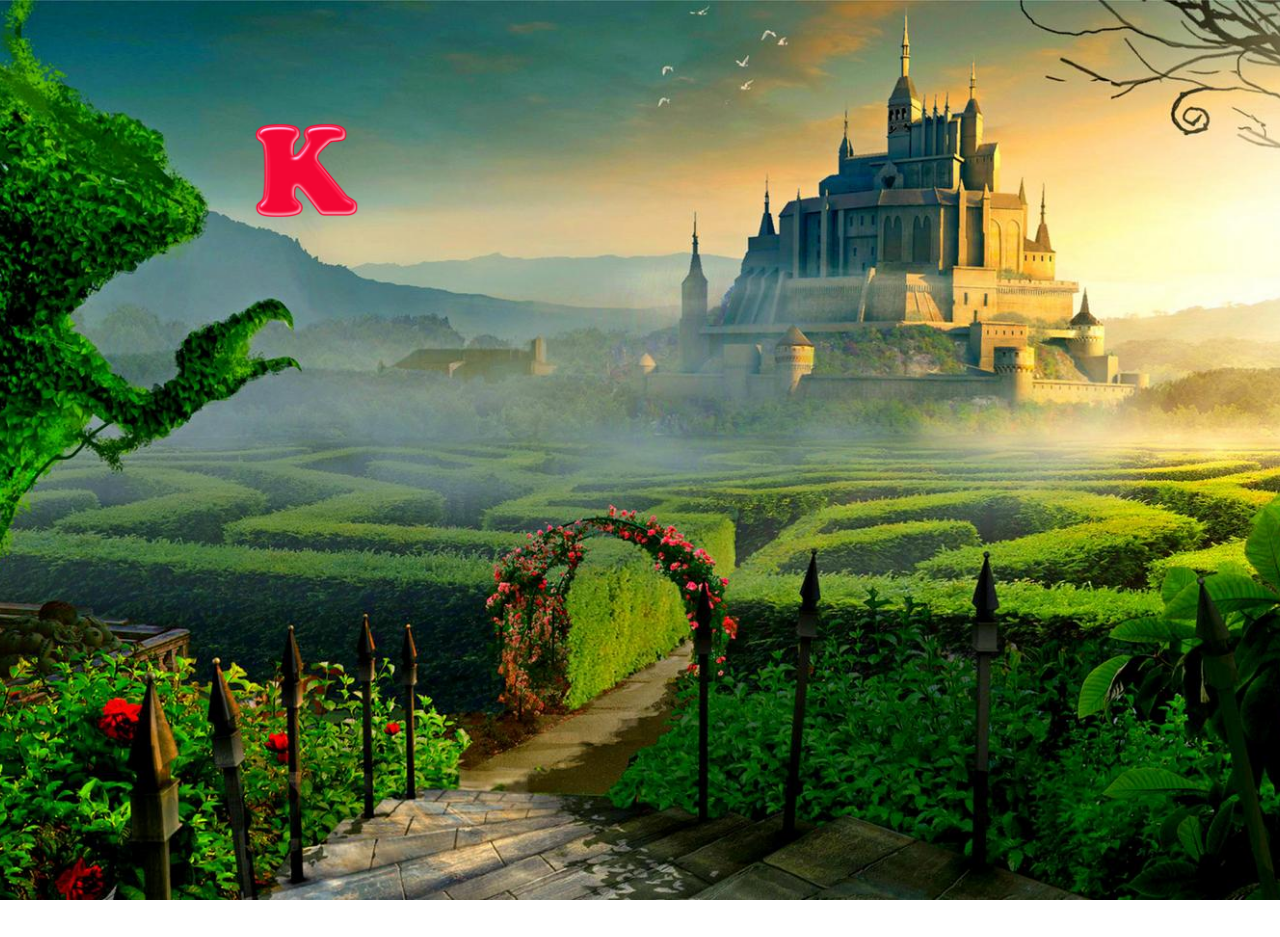
<file: index.html>
<!DOCTYPE html>
<html lang="en">
  <head>
    <meta charset="UTF-8" />
    <meta http-equiv="X-UA-Compatible" content="IE=edge" />
    <meta name="viewport" content="width=device-width, initial-scale=1.0" />
    <link rel="stylesheet" href="style/main.css" />
    <title>Колобок</title>
  </head>

  <body>
    <div class="first-title">
      <img class="letter" src="pictures/letters/K.png" />
      <img class="letter" src="pictures/letters/О.png" />
      <img class="letter" src="pictures/letters/Л.png" />
      <img class="letter" src="pictures/letters/О.png" />
      <img class="letter" src="pictures/letters/Б.png" />
      <img class="letter" src="pictures/letters/О.png" />
      <img class="letter" src="pictures/letters/K.png" />
    </div>
    <div class="button">
      <button class="start" onclick="document.location='pages/rules.html'">
        <p class="text">Начать игру</p>
      </button>
    </div>
    <div class="second-title">
      <img class="letter-small" src="pictures/letters/В.png" />
      <div class="letter-small"></div>
      <img class="letter-small" src="pictures/letters/Л.png" />
      <img class="letter-small" src="pictures/letters/А.png" />
      <img class="letter-small" src="pictures/letters/Б.png" />
      <img class="letter-small" src="pictures/letters/И.png" />
      <img class="letter-small" src="pictures/letters/Р.png" />
      <img class="letter-small" src="pictures/letters/И.png" />
      <img class="letter-small" src="pictures/letters/Н.png" />
      <img class="letter-small" src="pictures/letters/Т.png" />
      <img class="letter-small" src="pictures/letters/Е.png" />
    </div>
    <div class="credits">
      <p class="copyright">
        &copy;Gorbonos Scientific Studios, 2021. All rights reserved.
      </p>
    </div>
  </body>
  <script>
    window.onload = function () {
      function growLetter(letter, j) {
        for (let i = 0.1; i <= 1.0; i += 0.1) {
          setTimeout(() => {
            letter[j].style.transform = "scale(" + i + ")";
          }, i * 300);
        }
      }

      function firstTitle() {
        let letter = document.getElementsByClassName("letter");

        for (let j = 0; j < letter.length; j++) {
          setTimeout(() => {
            growLetter(letter, j);
          }, j * 300);
        }
      }

      function secondTitle() {
        let letterSmall = document.getElementsByClassName("letter-small");

        for (let j = 0; j < letterSmall.length; j++) {
          growLetter(letterSmall, j);
        }
      }

      let button = document.getElementsByClassName("button");

      setTimeout(() => firstTitle(), 500);
      setTimeout(() => secondTitle(), 3000);
      setTimeout(() => {
        button[0].style.opacity = 1;
      }, 4000);
    };
  </script>
</html>
</file>
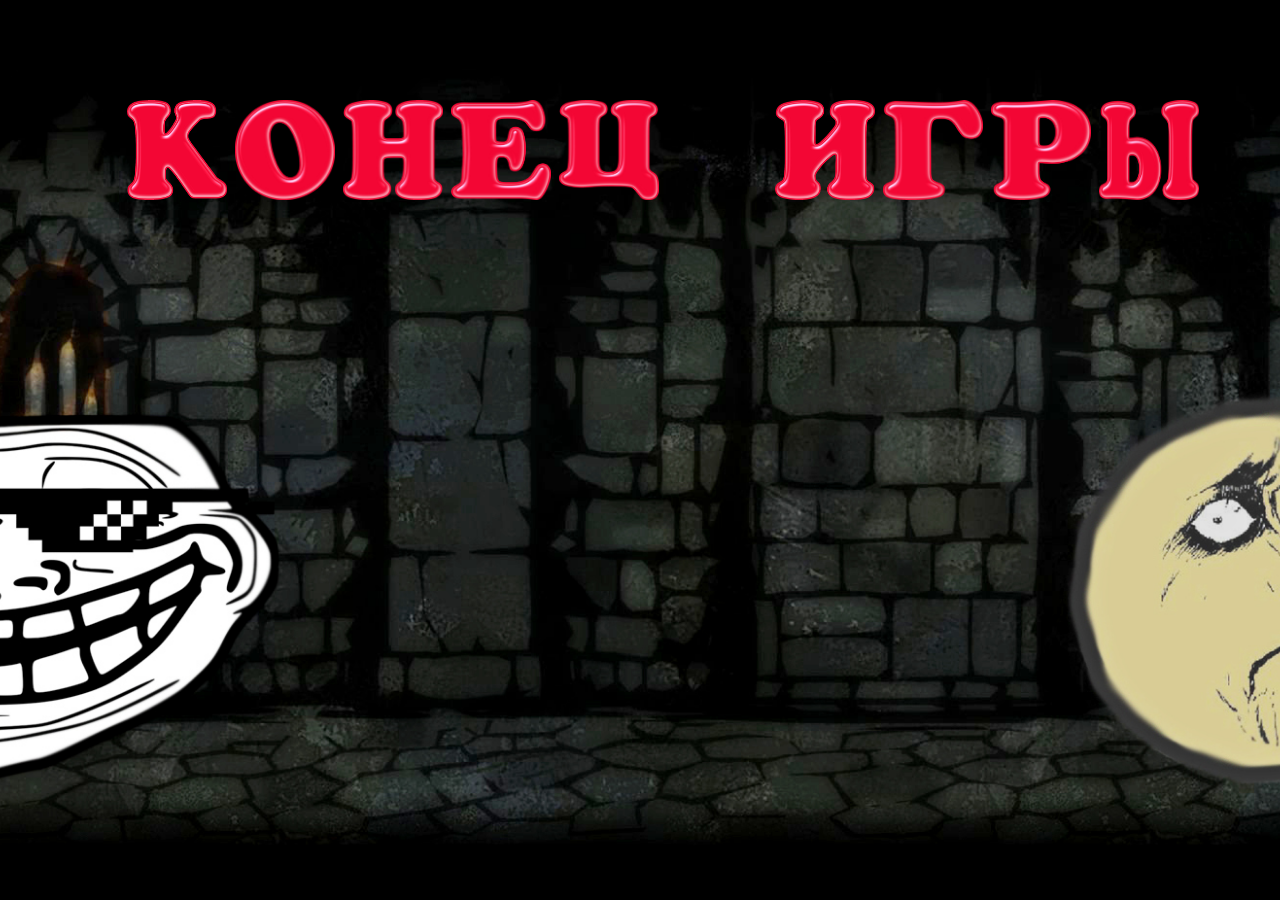
<file: pages/game_over.html>
<!DOCTYPE html>
<html lang="en">
<head>
    <meta charset="UTF-8">
    <meta http-equiv="X-UA-Compatible" content="IE=edge">
    <meta name="viewport" content="width=device-width, initial-scale=1.0">
    <link rel="stylesheet" href="../style/game_over.css">
    <title>Колобок</title>
</head>
<body>
    <div class="title">
        <img class="letter" src="../pictures/letters/K.png">
        <img class="letter" src="../pictures/letters/О.png">
        <img class="letter" src="../pictures/letters/Н.png">
        <img class="letter" src="../pictures/letters/Е.png">
        <img class="letter" src="../pictures/letters/Ц.png">
        <div class="letter"></div>
        <img class="letter" src="../pictures/letters/И.png">
        <img class="letter" src="../pictures/letters/Г.png">
        <img class="letter" src="../pictures/letters/Р.png">
        <img class="letter" src="../pictures/letters/Ы.png">
    </div>
    <div class="button">
        <button class="start" onclick="document.location='../pages/game.html'">
            <p class="text">Продолжить</p></button>
    </div>
    <div class="button">
        <button class="back" onclick="document.location='../index.html'">
            <p class="text">На главную</p></button>
    </div>
</body>
<script>
    window.onload = function() {

        let button1 = document.getElementsByClassName('start');
        let button2 = document.getElementsByClassName('back');
        let title = document.getElementsByClassName('title');

        setTimeout (() => {title[0].style.opacity = 1;}, 500 );
        setTimeout (() => {button1[0].style.display = 'inline-block';}, 3000 );
        setTimeout (() => {button2[0].style.display = 'inline-block';}, 3500 );
    }
    </script>
</html
</file>
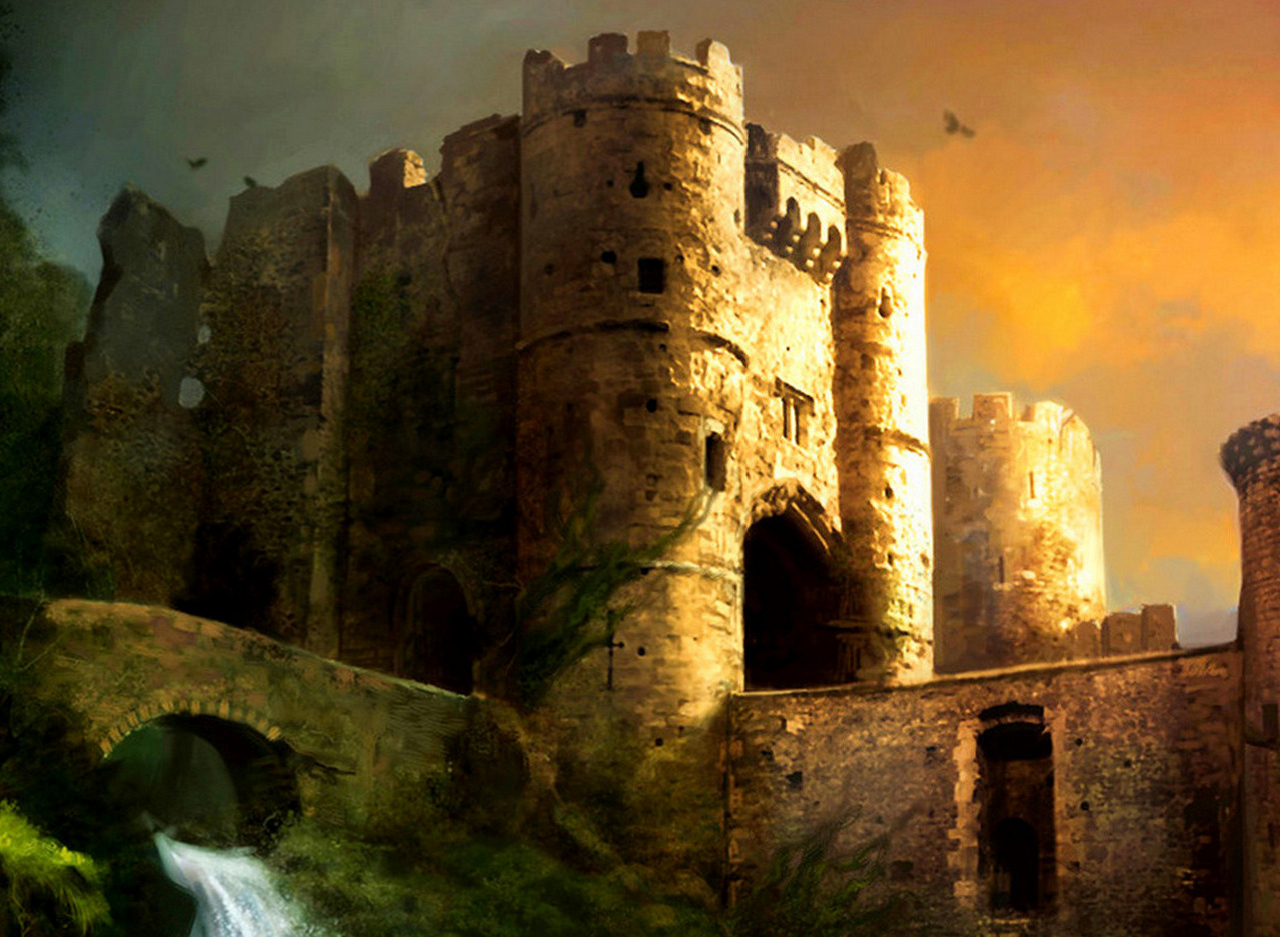
<file: pages/win.html>
<!DOCTYPE html>
<html lang="en">
<head>
    <meta charset="UTF-8">
    <meta http-equiv="X-UA-Compatible" content="IE=edge">
    <meta name="viewport" content="width=device-width, initial-scale=1.0">
    <link rel="stylesheet" href="../style/win.css">
    <title>Колобок</title>
</head>
<body>
    <div class="flex-container">
        <img id="leftimg" src="../pictures/castle_left.jpg">
        <img id="rightimg" src="../pictures/castle_right.jpg">
    </div>
    <img id="kolobok" src="../pictures/kolobok.png">
    <div id="title">
        <img class="letter" src="../pictures/letters/П.png">
        <img class="letter" src="../pictures/letters/О.png">
        <img class="letter" src="../pictures/letters/Б.png">
        <img class="letter" src="../pictures/letters/Е.png">
        <img class="letter" src="../pictures/letters/Д.png">
        <img class="letter" src="../pictures/letters/А.png">
    </div>
    <img id="fullimg" src="../pictures/castle.jpg">
    <div id="first">
        <p class="text-title"> <b>Ведущий программист</b></p>
        <p class="text-name">Сергей Горбонос</p>
    </div>
    <div id="second">
        <p class="text-title"> <b>Концепция и дизайн</b></p>
        <p class="text-name">Сергей Горбонос</p>
    </div>
    <div id="third">
        <p class="text-title"> <b>Креативный директор</b></p>
        <p class="text-name">Алина Горбонос</p>
    </div>
    <div id="fourth">
        <p class="text-title"> <b>Исполнительный директор</b></p>
        <p class="text-name">Иван Горбонос</p>
    </div>
    <div id="footer">
        <p class="text-title"> Gorbonos Scientific Studios, 2021</p>
    </div>
    <img id="dim" src="../pictures/dim.jpg">
    
</body>
<script>
    window.onload = function() {
        let letter = document.getElementsByClassName('letter');
        setTimeout(() => {kolobok.style.left = '780px'}, 1000);
        setTimeout (() => {
            title.style.opacity = 1; 
            fullimg.style.display = 'block';
            kolobok.style.zIndex = 10;
        }, 4500 );
        setTimeout (() => {
            kolobok.style.filter = 'blur(7px) brightness(0.2)';
            fullimg.style.filter = 'blur(7px) brightness(0.2)';
            for (let i = 0; i < letter.length; i++) {
                letter[i].style.filter = 'blur(7px) brightness(0.2)';
            }
        }, 9000 );
        setTimeout(() =>{first.style.opacity = 1;}, 14500);
        setTimeout(() =>{first.style.opacity = 0;}, 17500);
        setTimeout(() =>{second.style.opacity = 1;}, 19500);
        setTimeout(() =>{second.style.opacity = 0;}, 21500);
        setTimeout(() =>{third.style.opacity = 1;}, 23500);
        setTimeout(() =>{third.style.opacity = 0;}, 26500);
        setTimeout(() =>{fourth.style.opacity = 1;}, 28500);
        setTimeout(() =>{fourth.style.opacity = 0;}, 31500);
        setTimeout (() => {dim.style.opacity = 1}, 32000 );
        setTimeout(() =>{footer.style.opacity = 1;}, 35000);
        setTimeout(() =>{footer.style.opacity = 0;}, 39000);
        setTimeout (() => document.location = '../index.html', 42000);
    }
</script>
</html>
</file>
<file: style/main.css>
* {
    margin: 0;
    padding: 0;
    border: 0;
    box-sizing: border-box;
}

body {
    background-image: url("../pictures/start_screen.jpg");
    background-repeat: no-repeat;
    background-position: center center;
    background-attachment: fixed;
    background-size: cover;
}

.first-title {
    display: block;
    height: 340px;
    padding-left: 205px;
    padding-top: 77.5px;
}

.second-title {
    display: block;
    height: 340px;
    padding-left: 280px;
    padding-top: 100px;
}

.button {
    display: block;
    opacity: 0;
    height: 220px;
    padding-left: 810px;
    padding-top: 60px;
}

.start {
    display: inline-block;
	width: 300px;
    height: 100px;
	background-color: rgb(255, 36, 36);
	border-radius: 15px;
	border: 5px ridge black;
}

.start:hover {
    background-color: rgb(240, 238, 238);
    border: 10px double black;
    transition: 0.5s;
}

.text {
    font-family: Arial, sans-serif;
	font-size: 42px;
	color: rgb(0, 0, 0);
}

.credits {
    display: block;
    height: 37px;
}

.letter {
    display: inline-block;
    height: 185px;
    width: 203px;
    margin-right: 10px;
    transform: scale(0);
}

.letter-small {
    display: inline-block;
    height: 123px;
    width: 110px;
    margin-right: 10px;
    transform: scale(0);
}

.credits {
    text-align: center;
}

.copyright {
    font-family: "Noto Sans", sans-serif;
    font-size: 20px;
    color: rgb(255, 255, 255);
    line-height: 37px;
    letter-spacing: 1px;
}
</file>
<file: style/game_over.css>
* {
    margin: 0;
    padding: 0;
    border: 0;
    box-sizing: border-box;
}

body {
    background-image: url("../pictures/game_over.jpg");
    background-repeat: no-repeat;
    background-position: center center;
    background-attachment: fixed;
    background-size: cover;
    text-align: center;
}

.title {
    display: block;
    height: 40px;
    padding-left: 50px;
    padding-top: 100px;
    padding-bottom: 150px;
    opacity: 0;
    transition: opacity 3s;
}

.letter {
    display: inline-block;
    height: 100px;
    width: 100px;
    margin-right: 4px;
}

.button {
    display: block;
    margin-top: 3%;
}

.start {
    display: none;
	width: 300px;
    height: 100px;
	background-color: rgb(60, 224, 10);
	border-radius: 15px;
	border: 5px ridge black;
}

.start:hover {
    background-color: rgb(240, 238, 238);
    border: 10px double black;
    transition: 0.5s;
}

.back {
    display: none;
	width: 300px;
    height: 100px;
	background-color: rgb(255, 36, 36);
	border-radius: 15px;
	border: 5px ridge black;
}

.back:hover {
    background-color: rgb(240, 238, 238);
    border: 10px double black;
    transition: 0.5s;
}

.text {
    font-family: Arial, sans-serif;
	font-size: 42px;
	color: rgb(0, 0, 0);
}
</file>
<file: style/win.css>
* {
    margin: 0;
    padding: 0;
    border: 0;
    box-sizing: border-box;
}

body {
    background-color: black;
    cursor: none;
}

.flex-container {
    display: flex;
    flex-direction: row;
}

#leftimg {
    width: 747px;
    z-index: 3;
    transition: filter 5s;
}

#rightimg {
    width: 1173px;
    z-index: 1;
    transition: filter 5s;
}

#kolobok {
    position: absolute;
    z-index: 2;
    left: 650px;
    top: 585px;
    width: 100px;
    height: 100px;
    transition: left 3s, filter 5s;
}

#title {
    display: inline-block;
    position: fixed;
    top: 75px;
    left: 1020px;
    z-index: 10;
    opacity: 0;
    transition: opacity 3s;
}

.letter {
    display: inline-block;
    height: 120px;
    width: 120px;
    margin-right: 4px;
    transition: filter 5s;
}

#fullimg {
    display: none;
    position: fixed;
    top: 0px;
    left: 0px;
    z-index: 5;
    transition: filter 5s;
}

#first {
    display: block;
    position: fixed;
    text-align: center;
    z-index: 100;
    width: 500px;
    height: 500px;
    top: 36%;
    left: 36%;
    opacity: 0;
    transition: opacity 2s;
}

#second {
    display: block;
    position: fixed;
    text-align: center;
    z-index: 100;
    width: 500px;
    height: 500px;
    top: 36%;
    left: 36%;
    opacity: 0;
    transition: opacity 2s;
}

#third {
    display: block;
    position: fixed;
    text-align: center;
    z-index: 100;
    width: 500px;
    height: 500px;
    top: 36%;
    left: 36%;
    opacity: 0;
    transition: opacity 2s;
}

#fourth {
    display: block;
    position: fixed;
    text-align: center;
    z-index: 100;
    width: 500px;
    height: 500px;
    top: 36%;
    left: 36%;
    opacity: 0;
    transition: opacity 2s;
}

#footer {
    display: block;
    position: fixed;
    text-align: center;
    z-index: 2000;
    width: 520px;
    height: 500px;
    top: 93%;
    left: 35%;
    opacity: 0;
    transition: opacity 2s;
}

.text-title {
    font-family: Arial, sans-serif;
	font-size: 32px;
	color: rgb(255, 255, 255);
}

.text-name {
    font-family: Arial, sans-serif;
	font-size: 60px;
	color: rgb(255, 255, 255);
}

#dim {
    position: fixed;
    top: 0px;
    left: 0px;
    z-index: 1000;
    opacity: 0;
    transition: opacity 5s;
}
</file>
